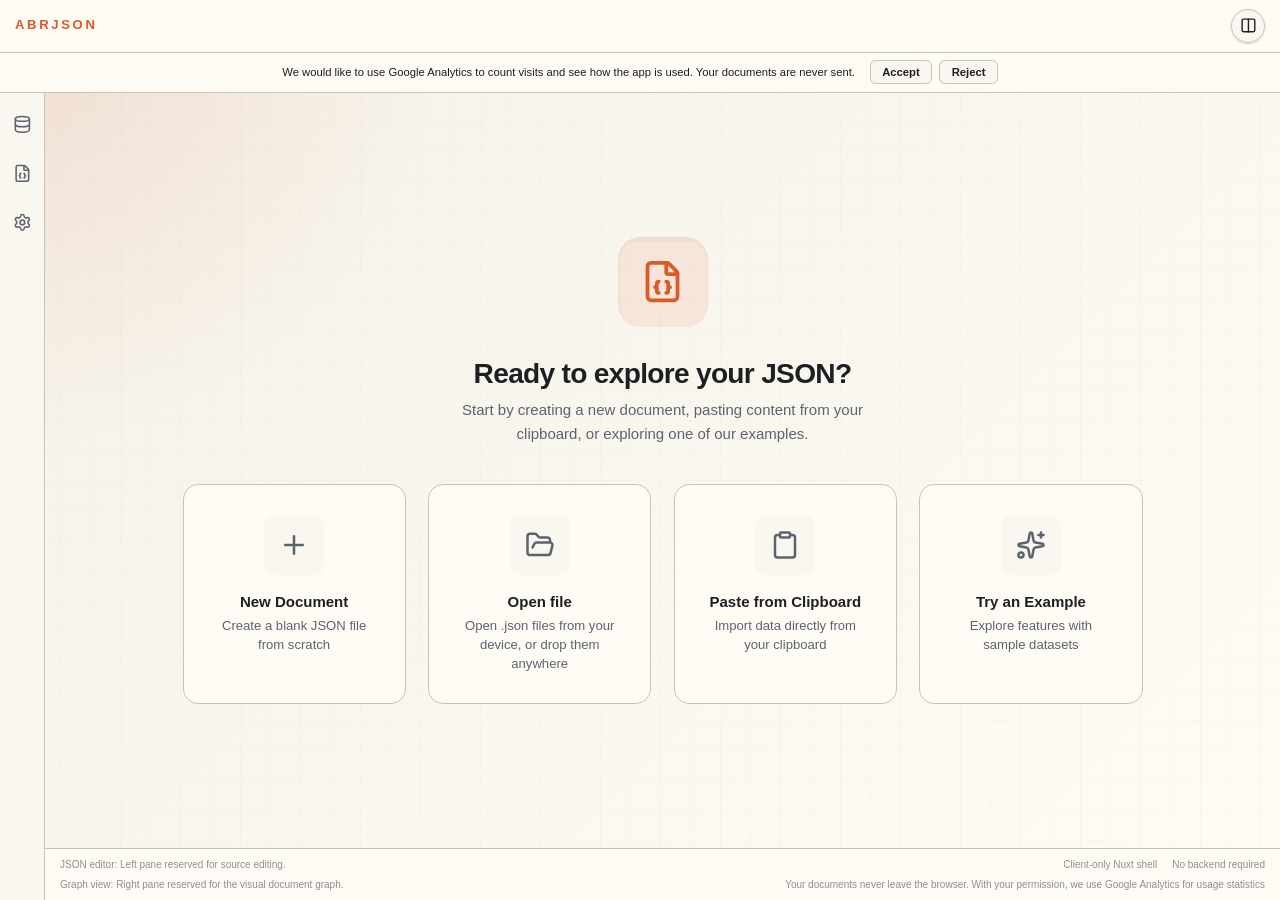
<file: index.html>
<!DOCTYPE html><html><head><meta charset="utf-8"><meta name="viewport" content="width=device-width, initial-scale=1"><title>ABRjson - Local-first JSON workspace</title><link rel="stylesheet" href="/_nuxt/entry.CZPBuN_g.css" crossorigin><link rel="modulepreload" as="script" crossorigin href="/_nuxt/BQSiT5eI.js"><script type="module" src="/_nuxt/BQSiT5eI.js" crossorigin></script><link rel="icon" type="image/svg+xml" href="favicon.svg"><link rel="apple-touch-icon" href="apple-touch-icon.png"><script id="unhead:payload" type="application/json">{"title":"ABRjson - Local-first JSON workspace"}</script></head><body><div id="__nuxt"></div><div id="teleports"></div><script>window.__NUXT__={};window.__NUXT__.config={public:{i18n:{baseUrl:"",defaultLocale:"en",rootRedirect:"",redirectStatusCode:302,skipSettingLocaleOnNavigate:false,locales:[{code:"en",name:"English",language:""},{code:"es",name:"Español",language:""},{code:"zh",name:"中文",language:""}],detectBrowserLanguage:{alwaysRedirect:false,cookieCrossOrigin:false,cookieDomain:"",cookieKey:"i18n_redirected",cookieSecure:false,fallbackLocale:"",redirectOn:"root",useCookie:true},experimental:{localeDetector:"",typedPages:true,typedOptionsAndMessages:false,alternateLinkCanonicalQueries:true,devCache:false,cacheLifetime:"",stripMessagesPayload:false,preload:false,strictSeo:false,nitroContextDetection:true,httpCacheDuration:10,compactRoutes:false},domainLocales:{en:{domain:""},es:{domain:""},zh:{domain:""}}}},app:{baseURL:"/",buildId:"e115a7e1-f57d-4213-b5f0-303e96c4cd90",buildAssetsDir:"/_nuxt/",cdnURL:""}}</script><script type="application/json" data-nuxt-data="nuxt-app" data-ssr="false" id="__NUXT_DATA__">[{"prerenderedAt":1,"serverRendered":2},1794953875057,false]</script></body></html>
</file>
<file: _nuxt/entry.CZPBuN_g.css>
@layer properties{@supports ((-webkit-hyphens:none) and (not (margin-trim:inline))) or ((-moz-orient:inline) and (not (color:rgb(from red r g b)))){*,::backdrop,:after,:before{--tw-translate-x:0;--tw-translate-y:0;--tw-translate-z:0;--tw-scale-x:1;--tw-scale-y:1;--tw-scale-z:1;--tw-rotate-x:initial;--tw-rotate-y:initial;--tw-rotate-z:initial;--tw-skew-x:initial;--tw-skew-y:initial;--tw-space-y-reverse:0;--tw-border-style:solid;--tw-leading:initial;--tw-font-weight:initial;--tw-tracking:initial;--tw-ordinal:initial;--tw-slashed-zero:initial;--tw-numeric-figure:initial;--tw-numeric-spacing:initial;--tw-numeric-fraction:initial;--tw-shadow:0 0 #0000;--tw-shadow-color:initial;--tw-shadow-alpha:100%;--tw-inset-shadow:0 0 #0000;--tw-inset-shadow-color:initial;--tw-inset-shadow-alpha:100%;--tw-ring-color:initial;--tw-ring-shadow:0 0 #0000;--tw-inset-ring-color:initial;--tw-inset-ring-shadow:0 0 #0000;--tw-ring-inset:initial;--tw-ring-offset-width:0px;--tw-ring-offset-color:#fff;--tw-ring-offset-shadow:0 0 #0000;--tw-outline-style:solid;--tw-blur:initial;--tw-brightness:initial;--tw-contrast:initial;--tw-grayscale:initial;--tw-hue-rotate:initial;--tw-invert:initial;--tw-opacity:initial;--tw-saturate:initial;--tw-sepia:initial;--tw-drop-shadow:initial;--tw-drop-shadow-color:initial;--tw-drop-shadow-alpha:100%;--tw-drop-shadow-size:initial;--tw-backdrop-blur:initial;--tw-backdrop-brightness:initial;--tw-backdrop-contrast:initial;--tw-backdrop-grayscale:initial;--tw-backdrop-hue-rotate:initial;--tw-backdrop-invert:initial;--tw-backdrop-opacity:initial;--tw-backdrop-saturate:initial;--tw-backdrop-sepia:initial;--tw-duration:initial;--tw-ease:initial}}}@layer theme{:host,:root{--font-sans:ui-sans-serif,system-ui,sans-serif,"Apple Color Emoji","Segoe UI Emoji","Segoe UI Symbol","Noto Color Emoji";--font-mono:ui-monospace,SFMono-Regular,Menlo,Monaco,Consolas,"Liberation Mono","Courier New",monospace;--color-red-500:oklch(63.7% .237 25.331);--color-amber-300:oklch(87.9% .169 91.605);--color-amber-400:oklch(82.8% .189 84.429);--color-amber-500:oklch(76.9% .188 70.08);--color-emerald-500:oklch(69.6% .17 162.48);--color-sky-500:oklch(68.5% .169 237.323);--color-indigo-400:oklch(67.3% .182 276.935);--color-indigo-500:oklch(58.5% .233 277.117);--color-slate-400:oklch(70.4% .04 256.788);--color-slate-500:oklch(55.4% .046 257.417);--color-gray-400:oklch(70.7% .022 261.325);--color-gray-500:oklch(55.1% .027 264.364);--spacing:.25rem;--container-md:28rem;--container-2xl:42rem;--container-5xl:64rem;--text-xs:.75rem;--text-xs--line-height:1.33333;--text-sm:.875rem;--text-sm--line-height:1.42857;--text-base:1rem;--text-base--line-height:1.5;--text-lg:1.125rem;--text-lg--line-height:1.55556;--text-3xl:1.875rem;--text-3xl--line-height:1.2;--font-weight-medium:500;--font-weight-semibold:600;--font-weight-bold:700;--tracking-tight:-.025em;--tracking-wider:.05em;--tracking-widest:.1em;--radius-sm:.25rem;--radius-md:.375rem;--radius-lg:.5rem;--radius-xl:.75rem;--radius-2xl:1rem;--radius-3xl:1.5rem;--ease-in:cubic-bezier(.4,0,1,1);--ease-out:cubic-bezier(0,0,.2,1);--ease-in-out:cubic-bezier(.4,0,.2,1);--blur-sm:8px;--blur-md:12px;--default-transition-duration:.15s;--default-transition-timing-function:cubic-bezier(.4,0,.2,1);--default-font-family:var(--font-sans);--default-mono-font-family:var(--font-mono)}}@layer base{*,::backdrop,:after,:before{border:0 solid;box-sizing:border-box;margin:0;padding:0}::file-selector-button{border:0 solid;box-sizing:border-box;margin:0;padding:0}:host,html{-webkit-text-size-adjust:100%;font-family:var(--default-font-family,ui-sans-serif,system-ui,sans-serif,"Apple Color Emoji","Segoe UI Emoji","Segoe UI Symbol","Noto Color Emoji");font-feature-settings:var(--default-font-feature-settings,normal);font-variation-settings:var(--default-font-variation-settings,normal);line-height:1.5;-moz-tab-size:4;-o-tab-size:4;tab-size:4;-webkit-tap-highlight-color:transparent}hr{border-top-width:1px;color:inherit;height:0}abbr:where([title]){-webkit-text-decoration:underline dotted;text-decoration:underline dotted}h1,h2,h3,h4,h5,h6{font-size:inherit;font-weight:inherit}a{color:inherit;-webkit-text-decoration:inherit;text-decoration:inherit}b,strong{font-weight:bolder}code,kbd,pre,samp{font-family:var(--default-mono-font-family,ui-monospace,SFMono-Regular,Menlo,Monaco,Consolas,"Liberation Mono","Courier New",monospace);font-feature-settings:var(--default-mono-font-feature-settings,normal);font-size:1em;font-variation-settings:var(--default-mono-font-variation-settings,normal)}small{font-size:80%}sub,sup{font-size:75%;line-height:0;position:relative;vertical-align:baseline}sub{bottom:-.25em}sup{top:-.5em}table{border-collapse:collapse;border-color:inherit;text-indent:0}:-moz-focusring{outline:auto}progress{vertical-align:baseline}summary{display:list-item}menu,ol,ul{list-style:none}audio,canvas,embed,iframe,img,object,svg,video{display:block;vertical-align:middle}img,video{height:auto;max-width:100%}button,input,optgroup,select,textarea{background-color:#0000;border-radius:0;color:inherit;font:inherit;font-feature-settings:inherit;font-variation-settings:inherit;letter-spacing:inherit;opacity:1}::file-selector-button{background-color:#0000;border-radius:0;color:inherit;font:inherit;font-feature-settings:inherit;font-variation-settings:inherit;letter-spacing:inherit;opacity:1}:where(select:is([multiple],[size])) optgroup{font-weight:bolder}:where(select:is([multiple],[size])) optgroup option{padding-inline-start:20px}::file-selector-button{margin-inline-end:4px}::-moz-placeholder{opacity:1}::placeholder{opacity:1}@supports (not (-webkit-appearance:-apple-pay-button)) or (contain-intrinsic-size:1px){::-moz-placeholder{color:currentColor}::placeholder{color:currentColor}@supports (color:color-mix(in lab,red,red)){::-moz-placeholder{color:color-mix(in oklab,currentcolor 50%,transparent)}::placeholder{color:color-mix(in oklab,currentcolor 50%,transparent)}}}textarea{resize:vertical}::-webkit-search-decoration{-webkit-appearance:none}::-webkit-date-and-time-value{min-height:1lh;text-align:inherit}::-webkit-datetime-edit{display:inline-flex}::-webkit-datetime-edit-fields-wrapper{padding:0}::-webkit-datetime-edit,::-webkit-datetime-edit-year-field{padding-block:0}::-webkit-datetime-edit-day-field,::-webkit-datetime-edit-month-field{padding-block:0}::-webkit-datetime-edit-hour-field,::-webkit-datetime-edit-minute-field{padding-block:0}::-webkit-datetime-edit-millisecond-field,::-webkit-datetime-edit-second-field{padding-block:0}::-webkit-datetime-edit-meridiem-field{padding-block:0}::-webkit-calendar-picker-indicator{line-height:1}:-moz-ui-invalid{box-shadow:none}button,input:where([type=button],[type=reset],[type=submit]){-webkit-appearance:button;-moz-appearance:button;appearance:button}::file-selector-button{-webkit-appearance:button;-moz-appearance:button;appearance:button}::-webkit-inner-spin-button,::-webkit-outer-spin-button{height:auto}[hidden]:where(:not([hidden=until-found])){display:none!important}:root{color-scheme:light;--font-sans:"Aptos","IBM Plex Sans","Helvetica Neue",sans-serif;--font-mono:"Cascadia Code","JetBrains Mono","SFMono-Regular",monospace;--color-canvas:244 241 233;--color-surface:255 252 245;--color-panel:250 247 240;--color-panel-strong:234 229 218;--color-text:29 31 35;--color-text-muted:93 99 110;--color-border:202 194 178;--color-accent:216 91 40;--color-accent-contrast:255 247 237;--color-editor:255 255 255;--color-editor-text:29 31 35;--color-graph-root:46 111 111;--color-graph-leaf:216 91 40;--shadow-shell:0 1.5rem 4rem #3f352929;--radius-shell:1.5rem;--radius-panel:1rem;--duration-normal:.18s}:root[data-theme=dark]{color-scheme:dark;--color-canvas:14 17 22;--color-surface:22 27 34;--color-panel:28 34 42;--color-panel-strong:38 47 58;--color-text:238 242 246;--color-text-muted:157 169 181;--color-border:62 74 88;--color-accent:247 147 71;--color-accent-contrast:37 24 16;--color-editor:8 11 16;--color-editor-text:218 232 222;--color-graph-root:88 196 180;--color-graph-leaf:247 147 71;--shadow-shell:0 1.5rem 4rem #00000057}html{background:radial-gradient(circle at top left,rgb(var(--color-accent)/.14),transparent 30rem),linear-gradient(135deg,rgb(var(--color-canvas)),rgb(var(--color-surface)));font-family:var(--font-sans);font-size:15px;line-height:1.6;transition:background-color var(--duration-normal) ease,color var(--duration-normal) ease}body,html{min-height:100%}body{background:linear-gradient(rgb(var(--color-border)/.08) 1px,transparent 1px),linear-gradient(90deg,rgb(var(--color-border)/.08) 1px,transparent 1px);background-size:2rem 2rem;color:rgb(var(--color-text));margin:0}button{font:inherit}}@layer components{.font-code{font-family:var(--font-mono)}}@layer utilities{.\@container\/canvas{container:canvas/inline-size}.\@container{container-type:inline-size}.pointer-events-none{pointer-events:none}.collapse{visibility:collapse}.visible{visibility:visible}.sr-only{border-width:0;clip-path:inset(50%);height:1px;margin:-1px;overflow:hidden;padding:0;white-space:nowrap;width:1px}.absolute,.sr-only{position:absolute}.fixed{position:fixed}.relative{position:relative}.inset-0{inset:calc(var(--spacing)*0)}.-start{inset-inline-start:calc(var(--spacing)*-1)}.start{inset-inline-start:var(--spacing)}.end{inset-inline-end:var(--spacing)}.top-3{top:calc(var(--spacing)*3)}.top-4{top:calc(var(--spacing)*4)}.-right-0\.5{right:calc(var(--spacing)*-.5)}.right-3{right:calc(var(--spacing)*3)}.bottom-3{bottom:calc(var(--spacing)*3)}.bottom-12{bottom:calc(var(--spacing)*12)}.left-1\/2{left:50%}.left-3{left:calc(var(--spacing)*3)}.left-4{left:calc(var(--spacing)*4)}.left-14{left:calc(var(--spacing)*14)}.z-10{z-index:10}.z-20{z-index:20}.z-30{z-index:30}.z-50{z-index:50}.z-\[60\]{z-index:60}.container{width:100%}@media(min-width:40rem){.container{max-width:40rem}}@media(min-width:48rem){.container{max-width:48rem}}@media(min-width:64rem){.container{max-width:64rem}}@media(min-width:80rem){.container{max-width:80rem}}@media(min-width:96rem){.container{max-width:96rem}}.mx-1{margin-inline:calc(var(--spacing)*1)}.mx-auto{margin-inline:auto}.mt-0\.5{margin-top:calc(var(--spacing)*.5)}.mt-1{margin-top:calc(var(--spacing)*1)}.mt-2{margin-top:calc(var(--spacing)*2)}.mt-3{margin-top:calc(var(--spacing)*3)}.mt-4{margin-top:calc(var(--spacing)*4)}.mt-auto{margin-top:auto}.mr-2{margin-right:calc(var(--spacing)*2)}.mb-1{margin-bottom:calc(var(--spacing)*1)}.mb-2{margin-bottom:calc(var(--spacing)*2)}.mb-3{margin-bottom:calc(var(--spacing)*3)}.mb-4{margin-bottom:calc(var(--spacing)*4)}.mb-8{margin-bottom:calc(var(--spacing)*8)}.mb-10{margin-bottom:calc(var(--spacing)*10)}.ml-1{margin-left:calc(var(--spacing)*1)}.ml-2{margin-left:calc(var(--spacing)*2)}.block{display:block}.flex{display:flex}.grid{display:grid}.hidden{display:none}.inline{display:inline}.inline-block{display:inline-block}.inline-flex{display:inline-flex}.table{display:table}.h-1{height:calc(var(--spacing)*1)}.h-2{height:calc(var(--spacing)*2)}.h-3{height:calc(var(--spacing)*3)}.h-3\.5{height:calc(var(--spacing)*3.5)}.h-4{height:calc(var(--spacing)*4)}.h-4\.5{height:calc(var(--spacing)*4.5)}.h-5{height:calc(var(--spacing)*5)}.h-6{height:calc(var(--spacing)*6)}.h-8{height:calc(var(--spacing)*8)}.h-9{height:calc(var(--spacing)*9)}.h-10{height:calc(var(--spacing)*10)}.h-12{height:calc(var(--spacing)*12)}.h-14{height:calc(var(--spacing)*14)}.h-16{height:calc(var(--spacing)*16)}.h-24{height:calc(var(--spacing)*24)}.h-full{height:100%}.h-screen{height:100vh}.max-h-80{max-height:calc(var(--spacing)*80)}.max-h-\[50\%\]{max-height:50%}.max-h-\[min\(32rem\,calc\(100\%-2rem\)\)\]{max-height:min(32rem,100% - 2rem)}.min-h-0{min-height:calc(var(--spacing)*0)}.min-h-\[12rem\]{min-height:12rem}.min-h-\[16rem\]{min-height:16rem}.min-h-\[28rem\]{min-height:28rem}.w-1{width:calc(var(--spacing)*1)}.w-1\/3{width:33.3333%}.w-2{width:calc(var(--spacing)*2)}.w-3{width:calc(var(--spacing)*3)}.w-3\.5{width:calc(var(--spacing)*3.5)}.w-4{width:calc(var(--spacing)*4)}.w-4\.5{width:calc(var(--spacing)*4.5)}.w-5{width:calc(var(--spacing)*5)}.w-6{width:calc(var(--spacing)*6)}.w-8{width:calc(var(--spacing)*8)}.w-9{width:calc(var(--spacing)*9)}.w-12{width:calc(var(--spacing)*12)}.w-24{width:calc(var(--spacing)*24)}.w-72{width:calc(var(--spacing)*72)}.w-\[min\(30rem\,calc\(100\%-2rem\)\)\]{width:min(30rem,100% - 2rem)}.w-full{width:100%}.w-px{width:1px}.w-screen{width:100vw}.max-w-2xl{max-width:var(--container-2xl)}.max-w-5xl{max-width:var(--container-5xl)}.max-w-\[calc\(100\%-1\.5rem\)\]{max-width:calc(100% - 1.5rem)}.max-w-\[min\(90vw\,32rem\)\]{max-width:min(90vw,32rem)}.max-w-md{max-width:var(--container-md)}.min-w-0{min-width:calc(var(--spacing)*0)}.min-w-\[120px\]{min-width:120px}.flex-1{flex:1}.shrink-0{flex-shrink:0}.grow{flex-grow:1}.origin-left{transform-origin:0}.-translate-x-1\/2{--tw-translate-x:-50%}.-translate-x-1\/2,.-translate-x-full{translate:var(--tw-translate-x) var(--tw-translate-y)}.-translate-x-full{--tw-translate-x:-100%}.translate-x-0{--tw-translate-x:calc(var(--spacing)*0);translate:var(--tw-translate-x) var(--tw-translate-y)}.scale-0{--tw-scale-x:0%;--tw-scale-y:0%;--tw-scale-z:0%}.scale-0,.scale-100{scale:var(--tw-scale-x) var(--tw-scale-y)}.scale-100{--tw-scale-x:100%;--tw-scale-y:100%;--tw-scale-z:100%}.-rotate-90{rotate:-90deg}.rotate-0{rotate:0deg}.rotate-90{rotate:90deg}.transform{transform:var(--tw-rotate-x,) var(--tw-rotate-y,) var(--tw-rotate-z,) var(--tw-skew-x,) var(--tw-skew-y,)}.cursor-col-resize{cursor:col-resize}.cursor-default{cursor:default}.cursor-grab{cursor:grab}.cursor-pointer{cursor:pointer}.cursor-row-resize{cursor:row-resize}.touch-none{touch-action:none}.resize-y{resize:vertical}.list-disc{list-style-type:disc}.grid-cols-1{grid-template-columns:repeat(1,minmax(0,1fr))}.grid-cols-\[1fr_auto\]{grid-template-columns:1fr auto}.flex-col{flex-direction:column}.flex-row{flex-direction:row}.flex-wrap{flex-wrap:wrap}.place-items-start{place-items:start}.items-center{align-items:center}.items-start{align-items:flex-start}.justify-between{justify-content:space-between}.justify-center{justify-content:center}.justify-end{justify-content:flex-end}.gap-0{gap:calc(var(--spacing)*0)}.gap-1{gap:calc(var(--spacing)*1)}.gap-1\.5{gap:calc(var(--spacing)*1.5)}.gap-2{gap:calc(var(--spacing)*2)}.gap-3{gap:calc(var(--spacing)*3)}.gap-4{gap:calc(var(--spacing)*4)}.gap-6{gap:calc(var(--spacing)*6)}:where(.space-y-1>:not(:last-child)){--tw-space-y-reverse:0;margin-block-end:calc(var(--spacing)*1*(1 - var(--tw-space-y-reverse)));margin-block-start:calc(var(--spacing)*1*var(--tw-space-y-reverse))}.gap-x-3{-moz-column-gap:calc(var(--spacing)*3);column-gap:calc(var(--spacing)*3)}.gap-x-4{-moz-column-gap:calc(var(--spacing)*4);column-gap:calc(var(--spacing)*4)}.gap-y-1{row-gap:calc(var(--spacing)*1)}.gap-y-2{row-gap:calc(var(--spacing)*2)}.self-start{align-self:flex-start}.truncate{text-overflow:ellipsis;white-space:nowrap}.overflow-hidden,.truncate{overflow:hidden}.overflow-visible{overflow:visible}.overflow-x-auto{overflow-x:auto}.overflow-y-auto{overflow-y:auto}.rounded{border-radius:.25rem}.rounded-2xl{border-radius:var(--radius-2xl)}.rounded-3xl{border-radius:var(--radius-3xl)}.rounded-\[1\.25rem\]{border-radius:1.25rem}.rounded-\[var\(--radius-panel\)\]{border-radius:var(--radius-panel)}.rounded-\[var\(--radius-shell\)\]{border-radius:var(--radius-shell)}.rounded-full{border-radius:3.40282e+38px}.rounded-lg{border-radius:var(--radius-lg)}.rounded-md{border-radius:var(--radius-md)}.rounded-sm{border-radius:var(--radius-sm)}.rounded-xl{border-radius:var(--radius-xl)}.border{border-style:var(--tw-border-style);border-width:1px}.border-2{border-style:var(--tw-border-style);border-width:2px}.border-t{border-top-style:var(--tw-border-style);border-top-width:1px}.border-r{border-right-style:var(--tw-border-style);border-right-width:1px}.border-b{border-bottom-style:var(--tw-border-style);border-bottom-width:1px}.border-l{border-left-style:var(--tw-border-style);border-left-width:1px}.border-dashed{--tw-border-style:dashed;border-style:dashed}.border-\[rgb\(var\(--color-accent\)\)\]{border-color:rgb(var(--color-accent))}.border-\[rgb\(var\(--color-accent\)\/0\.5\)\]{border-color:rgb(var(--color-accent)/.5)}.border-\[rgb\(var\(--color-border\)\)\]{border-color:rgb(var(--color-border))}.border-\[rgb\(var\(--color-graph-root\)\)\]{border-color:rgb(var(--color-graph-root))}.border-\[rgb\(var\(--color-text\)\/0\.1\)\]{border-color:rgb(var(--color-text)/.1)}.border-amber-500\/30{border-color:#f99c004d}@supports (color:color-mix(in lab,red,red)){.border-amber-500\/30{border-color:color-mix(in oklab,var(--color-amber-500) 30%,transparent)}}.border-emerald-500\/30{border-color:#00bb7f4d}@supports (color:color-mix(in lab,red,red)){.border-emerald-500\/30{border-color:color-mix(in oklab,var(--color-emerald-500) 30%,transparent)}}.border-gray-500\/30{border-color:#6a72824d}@supports (color:color-mix(in lab,red,red)){.border-gray-500\/30{border-color:color-mix(in oklab,var(--color-gray-500) 30%,transparent)}}.border-indigo-500\/30{border-color:#625fff4d}@supports (color:color-mix(in lab,red,red)){.border-indigo-500\/30{border-color:color-mix(in oklab,var(--color-indigo-500) 30%,transparent)}}.border-red-500\/50{border-color:#fb2c3680}@supports (color:color-mix(in lab,red,red)){.border-red-500\/50{border-color:color-mix(in oklab,var(--color-red-500) 50%,transparent)}}.border-sky-500\/30{border-color:#00a5ef4d}@supports (color:color-mix(in lab,red,red)){.border-sky-500\/30{border-color:color-mix(in oklab,var(--color-sky-500) 30%,transparent)}}.border-slate-500\/30{border-color:#62748e4d}@supports (color:color-mix(in lab,red,red)){.border-slate-500\/30{border-color:color-mix(in oklab,var(--color-slate-500) 30%,transparent)}}.border-transparent{border-color:#0000}.bg-\[rgb\(var\(--color-accent\)\)\]{background-color:rgb(var(--color-accent))}.bg-\[rgb\(var\(--color-accent\)\/0\.1\)\]{background-color:rgb(var(--color-accent)/.1)}.bg-\[rgb\(var\(--color-accent\)\/0\.08\)\]{background-color:rgb(var(--color-accent)/.08)}.bg-\[rgb\(var\(--color-accent\)\/0\.12\)\]{background-color:rgb(var(--color-accent)/.12)}.bg-\[rgb\(var\(--color-accent\)\/0\.14\)\]{background-color:rgb(var(--color-accent)/.14)}.bg-\[rgb\(var\(--color-accent\)\/0\.15\)\]{background-color:rgb(var(--color-accent)/.15)}.bg-\[rgb\(var\(--color-accent\)\/0\.22\)\]{background-color:rgb(var(--color-accent)/.22)}.bg-\[rgb\(var\(--color-border\)\)\]{background-color:rgb(var(--color-border))}.bg-\[rgb\(var\(--color-border\)\/0\.5\)\]{background-color:rgb(var(--color-border)/.5)}.bg-\[rgb\(var\(--color-canvas\)\/0\.68\)\]{background-color:rgb(var(--color-canvas)/.68)}.bg-\[rgb\(var\(--color-editor\)\)\]{background-color:rgb(var(--color-editor))}.bg-\[rgb\(var\(--color-panel\)\)\]{background-color:rgb(var(--color-panel))}.bg-\[rgb\(var\(--color-panel\)\/0\.8\)\]{background-color:rgb(var(--color-panel)/.8)}.bg-\[rgb\(var\(--color-panel\)\/0\.9\)\]{background-color:rgb(var(--color-panel)/.9)}.bg-\[rgb\(var\(--color-panel\)\/0\.88\)\]{background-color:rgb(var(--color-panel)/.88)}.bg-\[rgb\(var\(--color-panel\)\/0\.92\)\]{background-color:rgb(var(--color-panel)/.92)}.bg-\[rgb\(var\(--color-surface\)\)\]{background-color:rgb(var(--color-surface))}.bg-\[rgb\(var\(--color-surface\)\/0\.7\)\]{background-color:rgb(var(--color-surface)/.7)}.bg-\[rgb\(var\(--color-surface\)\/0\.8\)\]{background-color:rgb(var(--color-surface)/.8)}.bg-\[rgb\(var\(--color-surface\)\/0\.72\)\]{background-color:rgb(var(--color-surface)/.72)}.bg-\[rgb\(var\(--color-surface\)\/0\.82\)\]{background-color:rgb(var(--color-surface)/.82)}.bg-\[rgb\(var\(--color-surface\)\/0\.92\)\]{background-color:rgb(var(--color-surface)/.92)}.bg-\[rgb\(var\(--color-text\)\)\]{background-color:rgb(var(--color-text))}.bg-\[rgb\(var\(--color-text\)\/0\.08\)\]{background-color:rgb(var(--color-text)/.08)}.bg-amber-300\/60{background-color:#ffd23699}@supports (color:color-mix(in lab,red,red)){.bg-amber-300\/60{background-color:color-mix(in oklab,var(--color-amber-300) 60%,transparent)}}.bg-amber-500\/15{background-color:#f99c0026}@supports (color:color-mix(in lab,red,red)){.bg-amber-500\/15{background-color:color-mix(in oklab,var(--color-amber-500) 15%,transparent)}}.bg-emerald-500\/15{background-color:#00bb7f26}@supports (color:color-mix(in lab,red,red)){.bg-emerald-500\/15{background-color:color-mix(in oklab,var(--color-emerald-500) 15%,transparent)}}.bg-gray-500\/15{background-color:#6a728226}@supports (color:color-mix(in lab,red,red)){.bg-gray-500\/15{background-color:color-mix(in oklab,var(--color-gray-500) 15%,transparent)}}.bg-indigo-500\/15{background-color:#625fff26}@supports (color:color-mix(in lab,red,red)){.bg-indigo-500\/15{background-color:color-mix(in oklab,var(--color-indigo-500) 15%,transparent)}}.bg-red-500\/10{background-color:#fb2c361a}@supports (color:color-mix(in lab,red,red)){.bg-red-500\/10{background-color:color-mix(in oklab,var(--color-red-500) 10%,transparent)}}.bg-sky-500\/15{background-color:#00a5ef26}@supports (color:color-mix(in lab,red,red)){.bg-sky-500\/15{background-color:color-mix(in oklab,var(--color-sky-500) 15%,transparent)}}.bg-slate-500\/15{background-color:#62748e26}@supports (color:color-mix(in lab,red,red)){.bg-slate-500\/15{background-color:color-mix(in oklab,var(--color-slate-500) 15%,transparent)}}.bg-\[radial-gradient\(circle_at_center\,rgb\(var\(--color-accent\)\/0\.12\)\,transparent_24rem\)\]{background-image:radial-gradient(circle at center,rgb(var(--color-accent)/.12),transparent 24rem)}.fill-\[rgb\(var\(--color-text-muted\)\)\]{fill:rgb(var(--color-text-muted))}.p-0\.5{padding:calc(var(--spacing)*.5)}.p-1{padding:calc(var(--spacing)*1)}.p-2{padding:calc(var(--spacing)*2)}.p-3{padding:calc(var(--spacing)*3)}.p-4{padding:calc(var(--spacing)*4)}.p-6{padding:calc(var(--spacing)*6)}.p-8{padding:calc(var(--spacing)*8)}.px-0\.5{padding-inline:calc(var(--spacing)*.5)}.px-1{padding-inline:calc(var(--spacing)*1)}.px-1\.5{padding-inline:calc(var(--spacing)*1.5)}.px-2{padding-inline:calc(var(--spacing)*2)}.px-3{padding-inline:calc(var(--spacing)*3)}.px-4{padding-inline:calc(var(--spacing)*4)}.px-5{padding-inline:calc(var(--spacing)*5)}.py-0\.5{padding-block:calc(var(--spacing)*.5)}.py-1{padding-block:calc(var(--spacing)*1)}.py-1\.5{padding-block:calc(var(--spacing)*1.5)}.py-2{padding-block:calc(var(--spacing)*2)}.py-3{padding-block:calc(var(--spacing)*3)}.py-4{padding-block:calc(var(--spacing)*4)}.py-6{padding-block:calc(var(--spacing)*6)}.py-20{padding-block:calc(var(--spacing)*20)}.pt-2{padding-top:calc(var(--spacing)*2)}.pt-3{padding-top:calc(var(--spacing)*3)}.pt-4{padding-top:calc(var(--spacing)*4)}.pb-3{padding-bottom:calc(var(--spacing)*3)}.pl-4{padding-left:calc(var(--spacing)*4)}.text-center{text-align:center}.text-left{text-align:left}.font-sans{font-family:var(--font-sans)}.text-3xl{font-size:var(--text-3xl);line-height:var(--tw-leading,var(--text-3xl--line-height))}.text-base{font-size:var(--text-base);line-height:var(--tw-leading,var(--text-base--line-height))}.text-lg{font-size:var(--text-lg);line-height:var(--tw-leading,var(--text-lg--line-height))}.text-sm{font-size:var(--text-sm);line-height:var(--tw-leading,var(--text-sm--line-height))}.text-xs{font-size:var(--text-xs);line-height:var(--tw-leading,var(--text-xs--line-height))}.text-\[9px\]{font-size:9px}.text-\[10px\]{font-size:10px}.leading-5{--tw-leading:calc(var(--spacing)*5);line-height:calc(var(--spacing)*5)}.font-bold{--tw-font-weight:var(--font-weight-bold);font-weight:var(--font-weight-bold)}.font-medium{--tw-font-weight:var(--font-weight-medium);font-weight:var(--font-weight-medium)}.font-semibold{--tw-font-weight:var(--font-weight-semibold);font-weight:var(--font-weight-semibold)}.tracking-\[0\.2em\]{--tw-tracking:.2em;letter-spacing:.2em}.tracking-\[0\.14em\]{--tw-tracking:.14em;letter-spacing:.14em}.tracking-\[0\.22em\]{--tw-tracking:.22em;letter-spacing:.22em}.tracking-tight{--tw-tracking:var(--tracking-tight);letter-spacing:var(--tracking-tight)}.tracking-wider{--tw-tracking:var(--tracking-wider);letter-spacing:var(--tracking-wider)}.tracking-widest{--tw-tracking:var(--tracking-widest);letter-spacing:var(--tracking-widest)}.break-words{overflow-wrap:break-word}.break-all{word-break:break-all}.whitespace-nowrap{white-space:nowrap}.text-\[rgb\(var\(--color-accent\)\)\]{color:rgb(var(--color-accent))}.text-\[rgb\(var\(--color-accent-contrast\)\)\]{color:rgb(var(--color-accent-contrast))}.text-\[rgb\(var\(--color-editor-text\)\)\]{color:rgb(var(--color-editor-text))}.text-\[rgb\(var\(--color-surface\)\)\]{color:rgb(var(--color-surface))}.text-\[rgb\(var\(--color-text\)\)\]{color:rgb(var(--color-text))}.text-\[rgb\(var\(--color-text\)\/0\.6\)\]{color:rgb(var(--color-text)/.6)}.text-\[rgb\(var\(--color-text\)\/0\.7\)\]{color:rgb(var(--color-text)/.7)}.text-\[rgb\(var\(--color-text-muted\)\)\]{color:rgb(var(--color-text-muted))}.text-amber-500{color:var(--color-amber-500)}.text-emerald-500{color:var(--color-emerald-500)}.text-gray-400{color:var(--color-gray-400)}.text-indigo-400{color:var(--color-indigo-400)}.text-red-500{color:var(--color-red-500)}.text-sky-500{color:var(--color-sky-500)}.text-slate-400{color:var(--color-slate-400)}.uppercase{text-transform:uppercase}.ordinal{--tw-ordinal:ordinal;font-variant-numeric:var(--tw-ordinal,) var(--tw-slashed-zero,) var(--tw-numeric-figure,) var(--tw-numeric-spacing,) var(--tw-numeric-fraction,)}.placeholder-\[rgb\(var\(--color-text-muted\)\)\]::-moz-placeholder{color:rgb(var(--color-text-muted))}.placeholder-\[rgb\(var\(--color-text-muted\)\)\]::placeholder{color:rgb(var(--color-text-muted))}.opacity-0{opacity:0}.opacity-60{opacity:.6}.opacity-70{opacity:.7}.opacity-100{opacity:1}.shadow-2xl{--tw-shadow:0 25px 50px -12px var(--tw-shadow-color,#00000040)}.shadow-2xl,.shadow-\[inset_3px_0_0_rgb\(251_191_36\)\]{box-shadow:var(--tw-inset-shadow),var(--tw-inset-ring-shadow),var(--tw-ring-offset-shadow),var(--tw-ring-shadow),var(--tw-shadow)}.shadow-\[inset_3px_0_0_rgb\(251_191_36\)\]{--tw-shadow:inset 3px 0 0 var(--tw-shadow-color,#fbbf24)}.shadow-\[var\(--shadow-shell\)\]{--tw-shadow:var(--shadow-shell)}.shadow-\[var\(--shadow-shell\)\],.shadow-inner{box-shadow:var(--tw-inset-shadow),var(--tw-inset-ring-shadow),var(--tw-ring-offset-shadow),var(--tw-ring-shadow),var(--tw-shadow)}.shadow-inner{--tw-shadow:inset 0 2px 4px 0 var(--tw-shadow-color,#0000000d)}.shadow-lg{--tw-shadow:0 10px 15px -3px var(--tw-shadow-color,#0000001a),0 4px 6px -4px var(--tw-shadow-color,#0000001a)}.shadow-lg,.shadow-md{box-shadow:var(--tw-inset-shadow),var(--tw-inset-ring-shadow),var(--tw-ring-offset-shadow),var(--tw-ring-shadow),var(--tw-shadow)}.shadow-md{--tw-shadow:0 4px 6px -1px var(--tw-shadow-color,#0000001a),0 2px 4px -2px var(--tw-shadow-color,#0000001a)}.shadow-sm{--tw-shadow:0 1px 3px 0 var(--tw-shadow-color,#0000001a),0 1px 2px -1px var(--tw-shadow-color,#0000001a)}.ring-2,.shadow-sm{box-shadow:var(--tw-inset-shadow),var(--tw-inset-ring-shadow),var(--tw-ring-offset-shadow),var(--tw-ring-shadow),var(--tw-shadow)}.ring-2{--tw-ring-shadow:var(--tw-ring-inset,) 0 0 0 calc(2px + var(--tw-ring-offset-width)) var(--tw-ring-color,currentcolor)}.ring-\[rgb\(var\(--color-accent\)\/0\.3\)\]{--tw-ring-color:rgb(var(--color-accent)/.3)}.ring-amber-400\/60{--tw-ring-color:#fcbb0099}@supports (color:color-mix(in lab,red,red)){.ring-amber-400\/60{--tw-ring-color:color-mix(in oklab,var(--color-amber-400) 60%,transparent)}}.outline{outline-style:var(--tw-outline-style);outline-width:1px}.filter{filter:var(--tw-blur,) var(--tw-brightness,) var(--tw-contrast,) var(--tw-grayscale,) var(--tw-hue-rotate,) var(--tw-invert,) var(--tw-saturate,) var(--tw-sepia,) var(--tw-drop-shadow,)}.backdrop-blur{--tw-backdrop-blur:blur(8px)}.backdrop-blur,.backdrop-blur-md{-webkit-backdrop-filter:var(--tw-backdrop-blur,) var(--tw-backdrop-brightness,) var(--tw-backdrop-contrast,) var(--tw-backdrop-grayscale,) var(--tw-backdrop-hue-rotate,) var(--tw-backdrop-invert,) var(--tw-backdrop-opacity,) var(--tw-backdrop-saturate,) var(--tw-backdrop-sepia,);backdrop-filter:var(--tw-backdrop-blur,) var(--tw-backdrop-brightness,) var(--tw-backdrop-contrast,) var(--tw-backdrop-grayscale,) var(--tw-backdrop-hue-rotate,) var(--tw-backdrop-invert,) var(--tw-backdrop-opacity,) var(--tw-backdrop-saturate,) var(--tw-backdrop-sepia,)}.backdrop-blur-md{--tw-backdrop-blur:blur(var(--blur-md))}.backdrop-blur-sm{--tw-backdrop-blur:blur(var(--blur-sm));-webkit-backdrop-filter:var(--tw-backdrop-blur,) var(--tw-backdrop-brightness,) var(--tw-backdrop-contrast,) var(--tw-backdrop-grayscale,) var(--tw-backdrop-hue-rotate,) var(--tw-backdrop-invert,) var(--tw-backdrop-opacity,) var(--tw-backdrop-saturate,) var(--tw-backdrop-sepia,);backdrop-filter:var(--tw-backdrop-blur,) var(--tw-backdrop-brightness,) var(--tw-backdrop-contrast,) var(--tw-backdrop-grayscale,) var(--tw-backdrop-hue-rotate,) var(--tw-backdrop-invert,) var(--tw-backdrop-opacity,) var(--tw-backdrop-saturate,) var(--tw-backdrop-sepia,)}.transition{transition-duration:var(--tw-duration,var(--default-transition-duration));transition-property:color,background-color,border-color,outline-color,text-decoration-color,fill,stroke,--tw-gradient-from,--tw-gradient-via,--tw-gradient-to,opacity,box-shadow,transform,translate,scale,rotate,filter,backdrop-filter,display,content-visibility,overlay,pointer-events;transition-timing-function:var(--tw-ease,var(--default-transition-timing-function))}.transition-\[flex-basis\,opacity\]{transition-duration:var(--tw-duration,var(--default-transition-duration));transition-property:flex-basis,opacity;transition-timing-function:var(--tw-ease,var(--default-transition-timing-function))}.transition-all{transition-duration:var(--tw-duration,var(--default-transition-duration));transition-property:all;transition-timing-function:var(--tw-ease,var(--default-transition-timing-function))}.transition-colors{transition-duration:var(--tw-duration,var(--default-transition-duration));transition-property:color,background-color,border-color,outline-color,text-decoration-color,fill,stroke,--tw-gradient-from,--tw-gradient-via,--tw-gradient-to;transition-timing-function:var(--tw-ease,var(--default-transition-timing-function))}.transition-opacity{transition-duration:var(--tw-duration,var(--default-transition-duration));transition-property:opacity;transition-timing-function:var(--tw-ease,var(--default-transition-timing-function))}.transition-transform{transition-duration:var(--tw-duration,var(--default-transition-duration));transition-property:transform,translate,scale,rotate;transition-timing-function:var(--tw-ease,var(--default-transition-timing-function))}.duration-150{--tw-duration:.15s;transition-duration:.15s}.duration-200{--tw-duration:.2s;transition-duration:.2s}.duration-300{--tw-duration:.3s;transition-duration:.3s}.duration-500{--tw-duration:.5s;transition-duration:.5s}.ease-in{--tw-ease:var(--ease-in);transition-timing-function:var(--ease-in)}.ease-in-out{--tw-ease:var(--ease-in-out);transition-timing-function:var(--ease-in-out)}.ease-out{--tw-ease:var(--ease-out);transition-timing-function:var(--ease-out)}.\[contain\:strict\]{contain:strict}.outline-none{--tw-outline-style:none;outline-style:none}.select-none{-webkit-user-select:none;-moz-user-select:none;user-select:none}@media(hover:hover){.group-hover\:scale-100:is(:where(.group):hover *){--tw-scale-x:100%;--tw-scale-y:100%;--tw-scale-z:100%;scale:var(--tw-scale-x) var(--tw-scale-y)}.group-hover\:bg-\[rgb\(var\(--color-accent\)\/0\.1\)\]:is(:where(.group):hover *){background-color:rgb(var(--color-accent)/.1)}.group-hover\:text-\[rgb\(var\(--color-accent\)\)\]:is(:where(.group):hover *){color:rgb(var(--color-accent))}}.placeholder\:text-\[rgb\(var\(--color-text-muted\)\)\]::-moz-placeholder{color:rgb(var(--color-text-muted))}.placeholder\:text-\[rgb\(var\(--color-text-muted\)\)\]::placeholder{color:rgb(var(--color-text-muted))}@media(hover:hover){.hover\:-translate-y-0\.5:hover{--tw-translate-y:calc(var(--spacing)*-.5);translate:var(--tw-translate-x) var(--tw-translate-y)}.hover\:scale-110:hover{--tw-scale-x:110%;--tw-scale-y:110%;--tw-scale-z:110%;scale:var(--tw-scale-x) var(--tw-scale-y)}.hover\:border-\[rgb\(var\(--color-accent\)\)\]:hover{border-color:rgb(var(--color-accent))}.hover\:border-\[rgb\(var\(--color-accent\)\/0\.56\)\]:hover{border-color:rgb(var(--color-accent)/.56)}.hover\:bg-\[rgb\(var\(--color-accent\)\/0\.1\)\]:hover{background-color:rgb(var(--color-accent)/.1)}.hover\:bg-\[rgb\(var\(--color-accent\)\/0\.3\)\]:hover{background-color:rgb(var(--color-accent)/.3)}.hover\:bg-\[rgb\(var\(--color-accent\)\/0\.04\)\]:hover{background-color:rgb(var(--color-accent)/.04)}.hover\:bg-\[rgb\(var\(--color-accent\)\/0\.08\)\]:hover{background-color:rgb(var(--color-accent)/.08)}.hover\:bg-\[rgb\(var\(--color-accent\)\/0\.12\)\]:hover{background-color:rgb(var(--color-accent)/.12)}.hover\:bg-\[rgb\(var\(--color-accent\)\/0\.16\)\]:hover{background-color:rgb(var(--color-accent)/.16)}.hover\:bg-\[rgb\(var\(--color-accent\)\/0\.22\)\]:hover{background-color:rgb(var(--color-accent)/.22)}.hover\:bg-\[rgb\(var\(--color-accent\)\/0\.24\)\]:hover{background-color:rgb(var(--color-accent)/.24)}.hover\:bg-\[rgb\(var\(--color-panel\)\)\]:hover{background-color:rgb(var(--color-panel))}.hover\:bg-\[rgb\(var\(--color-surface\)\)\]:hover{background-color:rgb(var(--color-surface))}.hover\:text-\[rgb\(var\(--color-accent\)\)\]:hover{color:rgb(var(--color-accent))}.hover\:text-\[rgb\(var\(--color-text\)\)\]:hover{color:rgb(var(--color-text))}.hover\:opacity-90:hover{opacity:.9}.hover\:opacity-100:hover{opacity:1}.hover\:shadow-lg:hover{--tw-shadow:0 10px 15px -3px var(--tw-shadow-color,#0000001a),0 4px 6px -4px var(--tw-shadow-color,#0000001a);box-shadow:var(--tw-inset-shadow),var(--tw-inset-ring-shadow),var(--tw-ring-offset-shadow),var(--tw-ring-shadow),var(--tw-shadow)}}.focus\:border-\[rgb\(var\(--color-accent\)\)\]:focus{border-color:rgb(var(--color-accent))}.focus\:ring-2:focus{--tw-ring-shadow:var(--tw-ring-inset,) 0 0 0 calc(2px + var(--tw-ring-offset-width)) var(--tw-ring-color,currentcolor);box-shadow:var(--tw-inset-shadow),var(--tw-inset-ring-shadow),var(--tw-ring-offset-shadow),var(--tw-ring-shadow),var(--tw-shadow)}.focus\:ring-\[rgb\(var\(--color-accent\)\/0\.22\)\]:focus{--tw-ring-color:rgb(var(--color-accent)/.22)}.focus\:ring-\[rgb\(var\(--color-accent\)\/0\.42\)\]:focus{--tw-ring-color:rgb(var(--color-accent)/.42)}.focus\:outline-none:focus{--tw-outline-style:none;outline-style:none}.active\:cursor-grabbing:active{cursor:grabbing}.disabled\:cursor-not-allowed:disabled{cursor:not-allowed}.disabled\:opacity-50:disabled{opacity:.5}.disabled\:opacity-55:disabled{opacity:.55}@media(hover:hover){.disabled\:hover\:translate-y-0:disabled:hover{--tw-translate-y:calc(var(--spacing)*0);translate:var(--tw-translate-x) var(--tw-translate-y)}.disabled\:hover\:bg-\[rgb\(var\(--color-accent\)\/0\.12\)\]:disabled:hover{background-color:rgb(var(--color-accent)/.12)}}@media(min-width:40rem){.sm\:block{display:block}.sm\:inline-block{display:inline-block}.sm\:w-80{width:calc(var(--spacing)*80)}.sm\:grid-cols-2{grid-template-columns:repeat(2,minmax(0,1fr))}.sm\:p-4{padding:calc(var(--spacing)*4)}.sm\:text-lg{font-size:var(--text-lg);line-height:var(--tw-leading,var(--text-lg--line-height))}}@media(min-width:64rem){.lg\:grid-cols-4{grid-template-columns:repeat(4,minmax(0,1fr))}}@container (min-width:640px){.\@min-\[640px\]\:max-h-none{max-height:none}.\@min-\[640px\]\:w-\[18rem\]{width:18rem}.\@min-\[640px\]\:flex-row{flex-direction:row}}@container canvas (min-width:20rem){.\@min-\[20rem\]\/canvas\:block{display:block}}@container canvas (min-width:32rem){.\@min-\[32rem\]\/canvas\:h-24{height:calc(var(--spacing)*24)}.\@min-\[32rem\]\/canvas\:w-36{width:calc(var(--spacing)*36)}}}@property --tw-translate-x{syntax:"*";inherits:false;initial-value:0}@property --tw-translate-y{syntax:"*";inherits:false;initial-value:0}@property --tw-translate-z{syntax:"*";inherits:false;initial-value:0}@property --tw-scale-x{syntax:"*";inherits:false;initial-value:1}@property --tw-scale-y{syntax:"*";inherits:false;initial-value:1}@property --tw-scale-z{syntax:"*";inherits:false;initial-value:1}@property --tw-rotate-x{syntax:"*";inherits:false}@property --tw-rotate-y{syntax:"*";inherits:false}@property --tw-rotate-z{syntax:"*";inherits:false}@property --tw-skew-x{syntax:"*";inherits:false}@property --tw-skew-y{syntax:"*";inherits:false}@property --tw-space-y-reverse{syntax:"*";inherits:false;initial-value:0}@property --tw-border-style{syntax:"*";inherits:false;initial-value:solid}@property --tw-leading{syntax:"*";inherits:false}@property --tw-font-weight{syntax:"*";inherits:false}@property --tw-tracking{syntax:"*";inherits:false}@property --tw-ordinal{syntax:"*";inherits:false}@property --tw-slashed-zero{syntax:"*";inherits:false}@property --tw-numeric-figure{syntax:"*";inherits:false}@property --tw-numeric-spacing{syntax:"*";inherits:false}@property --tw-numeric-fraction{syntax:"*";inherits:false}@property --tw-shadow{syntax:"*";inherits:false;initial-value:0 0 #0000}@property --tw-shadow-color{syntax:"*";inherits:false}@property --tw-shadow-alpha{syntax:"<percentage>";inherits:false;initial-value:100%}@property --tw-inset-shadow{syntax:"*";inherits:false;initial-value:0 0 #0000}@property --tw-inset-shadow-color{syntax:"*";inherits:false}@property --tw-inset-shadow-alpha{syntax:"<percentage>";inherits:false;initial-value:100%}@property --tw-ring-color{syntax:"*";inherits:false}@property --tw-ring-shadow{syntax:"*";inherits:false;initial-value:0 0 #0000}@property --tw-inset-ring-color{syntax:"*";inherits:false}@property --tw-inset-ring-shadow{syntax:"*";inherits:false;initial-value:0 0 #0000}@property --tw-ring-inset{syntax:"*";inherits:false}@property --tw-ring-offset-width{syntax:"<length>";inherits:false;initial-value:0}@property --tw-ring-offset-color{syntax:"*";inherits:false;initial-value:#fff}@property --tw-ring-offset-shadow{syntax:"*";inherits:false;initial-value:0 0 #0000}@property --tw-outline-style{syntax:"*";inherits:false;initial-value:solid}@property --tw-blur{syntax:"*";inherits:false}@property --tw-brightness{syntax:"*";inherits:false}@property --tw-contrast{syntax:"*";inherits:false}@property --tw-grayscale{syntax:"*";inherits:false}@property --tw-hue-rotate{syntax:"*";inherits:false}@property --tw-invert{syntax:"*";inherits:false}@property --tw-opacity{syntax:"*";inherits:false}@property --tw-saturate{syntax:"*";inherits:false}@property --tw-sepia{syntax:"*";inherits:false}@property --tw-drop-shadow{syntax:"*";inherits:false}@property --tw-drop-shadow-color{syntax:"*";inherits:false}@property --tw-drop-shadow-alpha{syntax:"<percentage>";inherits:false;initial-value:100%}@property --tw-drop-shadow-size{syntax:"*";inherits:false}@property --tw-backdrop-blur{syntax:"*";inherits:false}@property --tw-backdrop-brightness{syntax:"*";inherits:false}@property --tw-backdrop-contrast{syntax:"*";inherits:false}@property --tw-backdrop-grayscale{syntax:"*";inherits:false}@property --tw-backdrop-hue-rotate{syntax:"*";inherits:false}@property --tw-backdrop-invert{syntax:"*";inherits:false}@property --tw-backdrop-opacity{syntax:"*";inherits:false}@property --tw-backdrop-saturate{syntax:"*";inherits:false}@property --tw-backdrop-sepia{syntax:"*";inherits:false}@property --tw-duration{syntax:"*";inherits:false}@property --tw-ease{syntax:"*";inherits:false}.custom-scrollbar[data-v-174b00e8]::-webkit-scrollbar{width:4px}.custom-scrollbar[data-v-174b00e8]::-webkit-scrollbar-track{background:transparent}.custom-scrollbar[data-v-174b00e8]::-webkit-scrollbar-thumb{background:rgb(var(--color-border));border-radius:2px}.custom-scrollbar[data-v-174b00e8]::-webkit-scrollbar-thumb:hover{background:rgb(var(--color-accent)/.5)}
</file>
